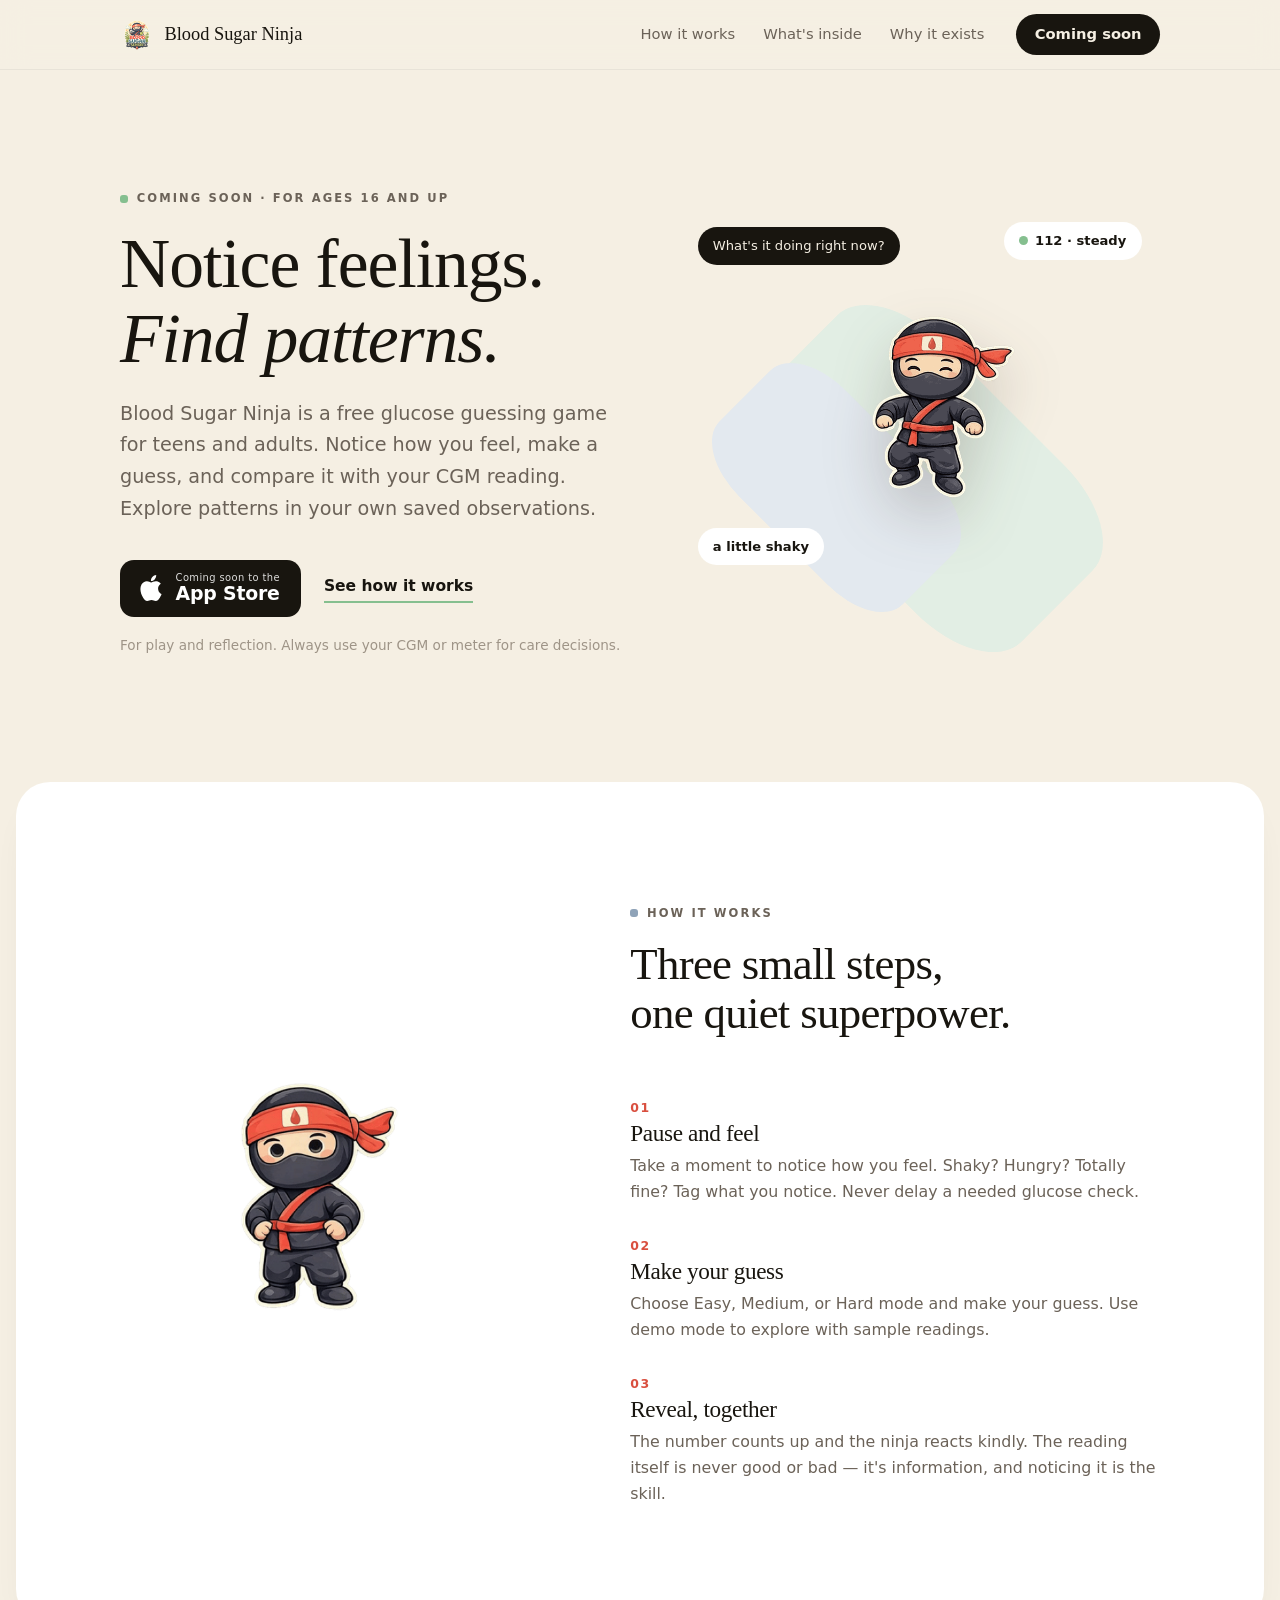
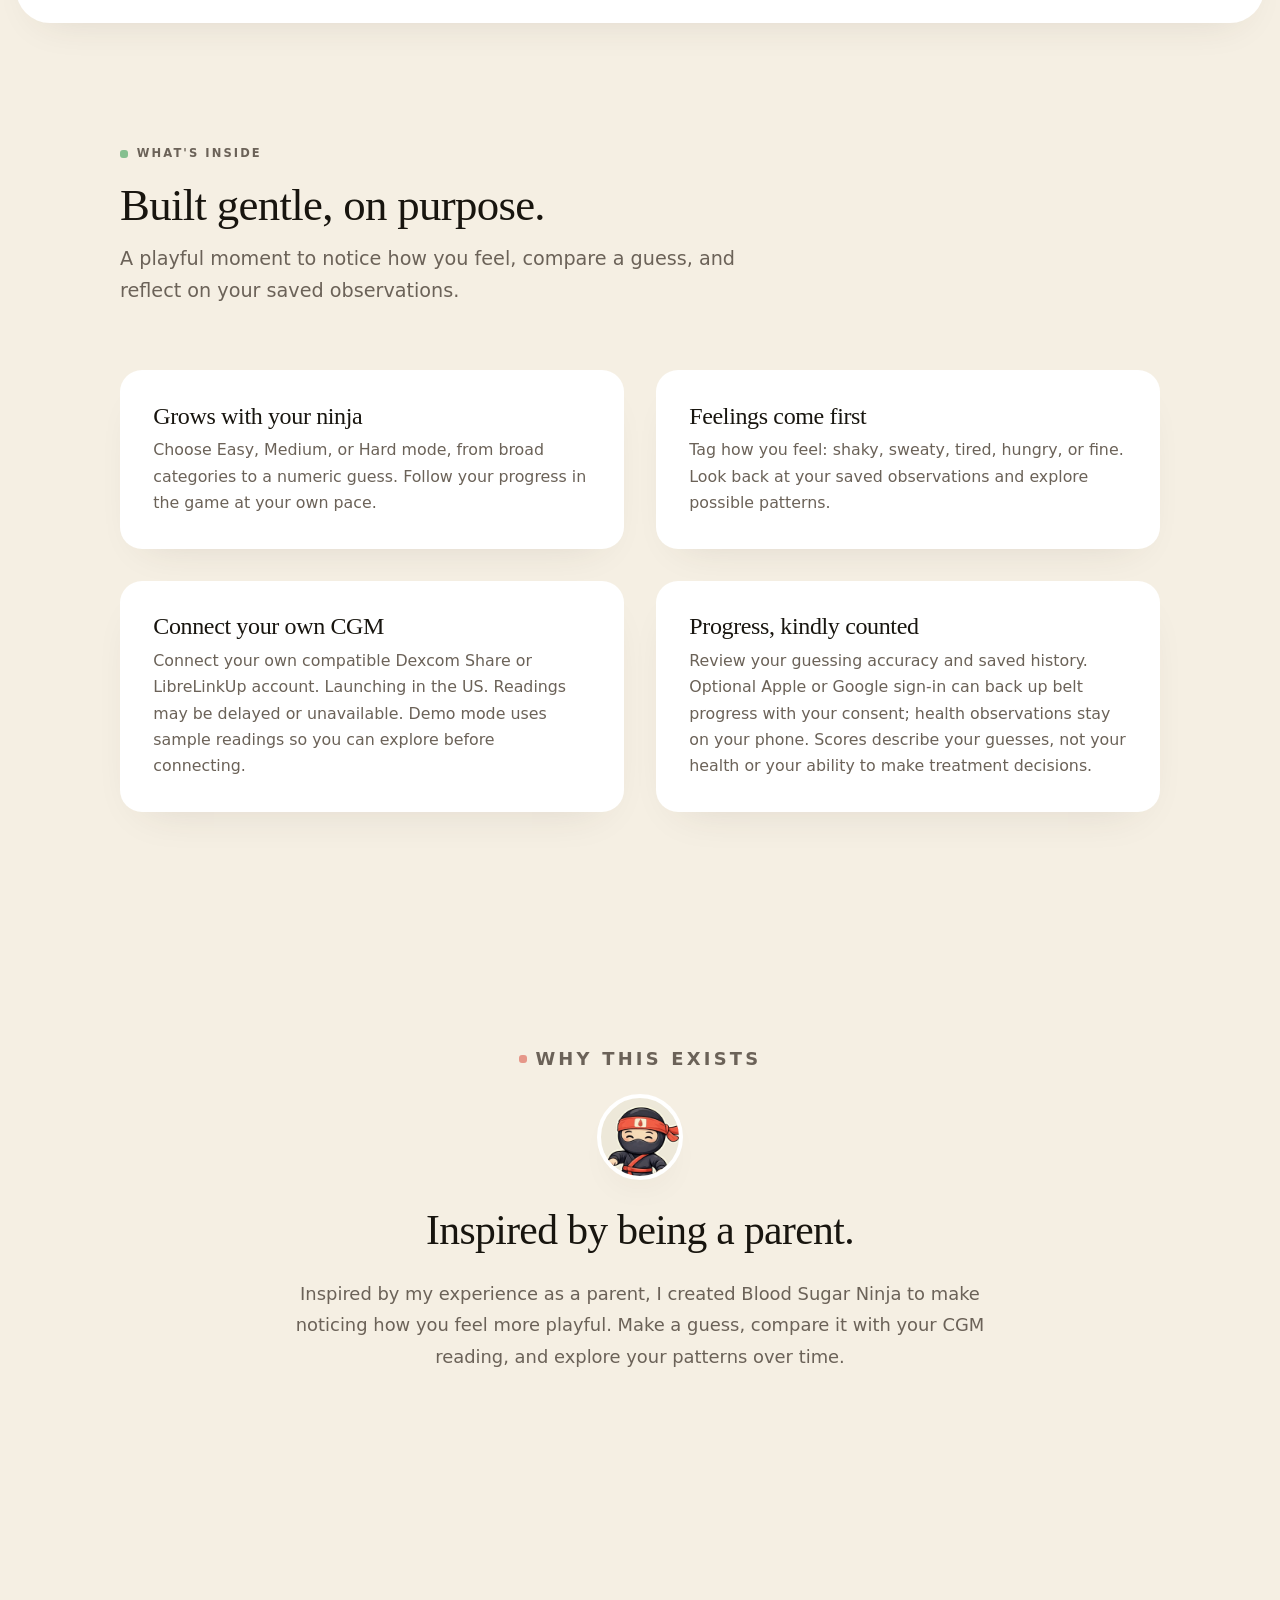
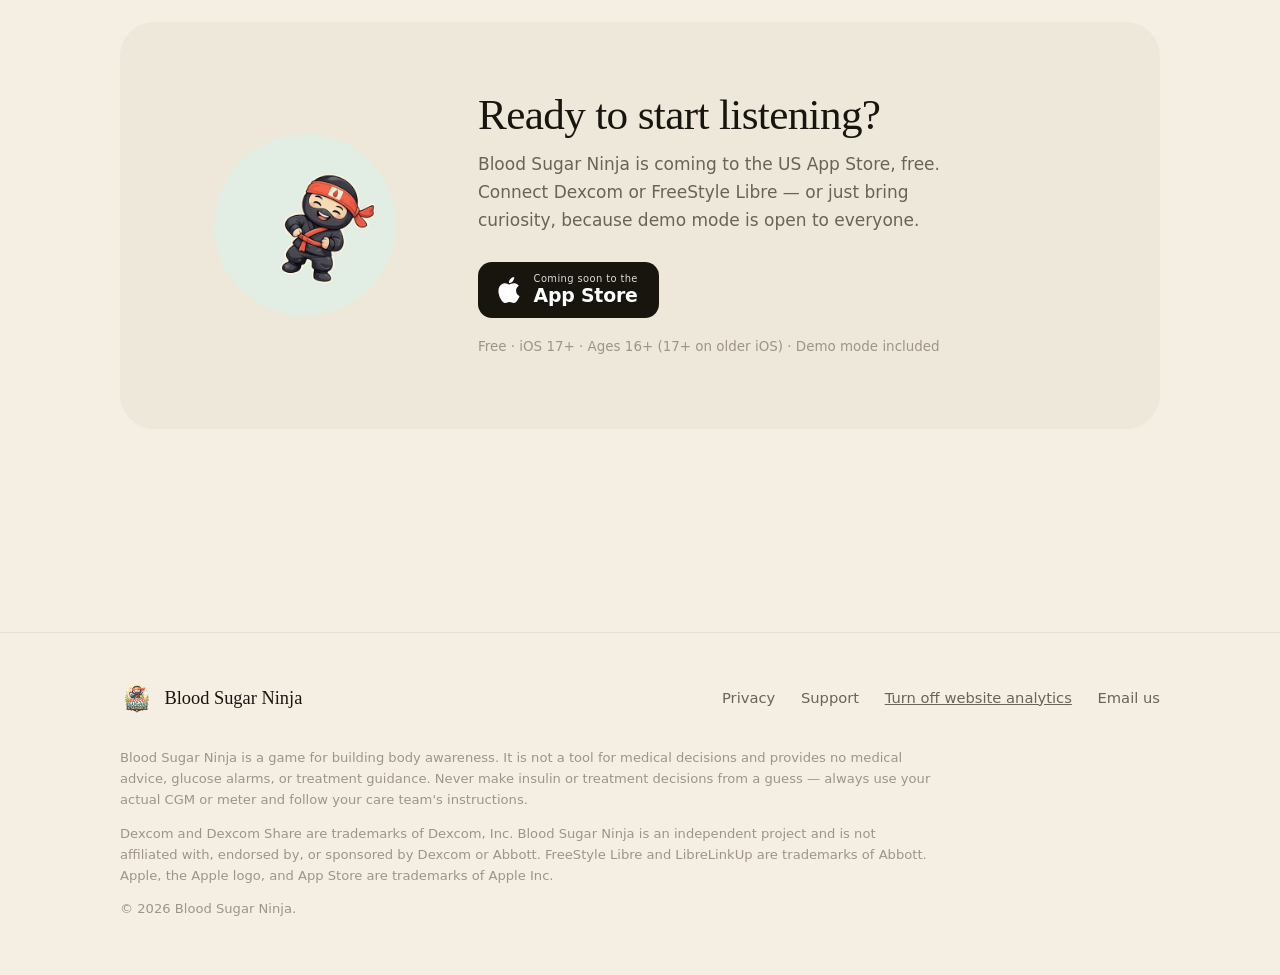
<file: index.html>
<!doctype html>
<html lang="en" class="no-js">
<head>
  <meta charset="utf-8">
  <meta name="viewport" content="width=device-width, initial-scale=1">
  <title>Blood Sugar Ninja — Free Glucose Guessing Game for iOS</title>
  <meta name="description" content="A free glucose guessing game for teens and adults. Notice how you feel, compare your guess with your CGM reading, and explore your patterns.">

  <link rel="canonical" href="https://bloodsugarninjaapp.com/">
  <meta property="og:type" content="website">
  <meta property="og:site_name" content="Blood Sugar Ninja">
  <meta property="og:title" content="Blood Sugar Ninja — Free Glucose Guessing Game for iOS">
  <meta property="og:description" content="A free glucose guessing game for teens and adults. Pause, notice, guess, and compare with your CGM reading.">
  <meta property="og:url" content="https://bloodsugarninjaapp.com/">
  <meta property="og:image" content="https://bloodsugarninjaapp.com/assets/ninja-hero.png">
  <meta property="og:image:alt" content="The friendly Blood Sugar Ninja mascot">
  <meta property="og:image:width" content="560">
  <meta property="og:image:height" content="560">
  <meta name="twitter:card" content="summary">
  <meta name="twitter:title" content="Blood Sugar Ninja — Free Glucose Guessing Game for iOS">
  <meta name="twitter:description" content="A free glucose guessing game for teens and adults. Pause, notice, guess, and compare with your CGM reading.">
  <meta name="twitter:image" content="https://bloodsugarninjaapp.com/assets/ninja-hero.png">
  <meta name="twitter:image:alt" content="The friendly Blood Sugar Ninja mascot">

  <script type="application/ld+json">
  {
    "@context": "https://schema.org",
    "@graph": [
      {
        "@type": "WebSite",
        "@id": "https://bloodsugarninjaapp.com/#website",
        "url": "https://bloodsugarninjaapp.com/",
        "name": "Blood Sugar Ninja",
        "inLanguage": "en"
      },
      {
        "@type": "WebPage",
        "@id": "https://bloodsugarninjaapp.com/#webpage",
        "url": "https://bloodsugarninjaapp.com/",
        "name": "Blood Sugar Ninja — Free Glucose Guessing Game for iOS",
        "description": "A free glucose guessing game for teens and adults. Notice how you feel, compare your guess with your CGM reading, and explore your patterns.",
        "isPartOf": { "@id": "https://bloodsugarninjaapp.com/#website" },
        "inLanguage": "en"
      }
    ]
  }
  </script>

  <meta name="theme-color" content="#f5efe3">
  <link rel="icon" href="assets/favicon.png" type="image/png">
  <link rel="apple-touch-icon" href="assets/apple-touch-icon.png">


  <link rel="stylesheet" href="styles.css?v=20261007">
  <script>document.documentElement.classList.replace("no-js", "js");</script>
</head>
<body>
  <a class="skip-link" href="#main">Skip to content</a>

  <header class="site-header">
    <nav class="nav container" aria-label="Main">
      <a class="brand" href="#">
        <img src="assets/favicon.png" alt="" width="34" height="34">
        Blood Sugar Ninja
      </a>
      <div class="nav-links">
        <a href="#how">How it works</a>
        <a href="#features">What's inside</a>
        <a href="#why">Why it exists</a>
      </div>
      <a class="nav-cta" href="/#availability" data-app-store>Coming soon</a>
    </nav>
  </header>

  <main id="main">

    <!-- ============ Hero (Z-pattern: copy left, illustration right) ============ -->
    <section class="hero container">
      <div class="hero-grid">
        <div class="reveal">
          <p class="eyebrow">Coming soon · For ages 16 and up</p>
          <h1>Notice feelings. <em>Find patterns.</em></h1>
          <p class="lede">
            Blood Sugar Ninja is a free glucose guessing game for teens and adults.
            Notice how you feel, make a guess, and compare it with your CGM
            reading. Explore patterns in your own saved observations.
          </p>
          <div class="hero-ctas">
            <a class="appstore-badge" href="/#availability" data-app-store>
              <svg viewBox="0 0 24 24" aria-hidden="true" fill="currentColor"><path d="M12.152 6.896c-.948 0-2.415-1.078-3.96-1.04-2.04.027-3.91 1.183-4.961 3.014-2.117 3.675-.546 9.103 1.519 12.09 1.013 1.454 2.208 3.09 3.792 3.039 1.52-.065 2.09-.987 3.935-.987 1.831 0 2.35.987 3.96.948 1.637-.026 2.676-1.48 3.676-2.948 1.156-1.688 1.636-3.325 1.662-3.415-.039-.013-3.182-1.221-3.22-4.857-.026-3.04 2.48-4.494 2.597-4.559-1.429-2.09-3.623-2.324-4.39-2.376-2-.156-3.675 1.09-4.61 1.09zM15.53 3.83c.843-1.012 1.4-2.427 1.245-3.83-1.207.052-2.662.805-3.532 1.818-.78.896-1.454 2.338-1.273 3.714 1.338.104 2.715-.688 3.56-1.701"/></svg>
              <span>
                <span class="small">Coming soon to the</span>
                <span class="big">App Store</span>
              </span>
            </a>
            <a class="text-link" href="#how">See how it works</a>
          </div>
          <p class="hero-note">For play and reflection. Always use your CGM or meter for care decisions.</p>
        </div>

        <!-- Illustration stage: seeded with the app's mascot until the
             commissioned isometric dojo scene replaces it. -->
        <div class="hero-stage reveal" aria-hidden="true">
          <span class="tile tile-1"></span>
          <span class="tile tile-2"></span>
          <div class="hero-ninja sprite" data-sprite="hero" style="background-image: url(assets/anim/waiting-sheet.png)"></div>
          <span class="chip chip--guess">What's it doing right now?</span>
          <span class="chip chip--reading"><span class="dot"></span>112 · steady</span>
          <span class="chip chip--feeling">a little shaky</span>
        </div>
      </div>
    </section>

    <!-- ============ How it works (Z flipped: phone left, steps right) ============ -->
    <section class="how section" id="how">
      <div class="container">
        <div class="how-grid">
          <div class="phone-col reveal">
            <img src="assets/ninja-hero.png" alt="The friendly Blood Sugar Ninja mascot" width="368" height="368" style="max-width:100%;height:auto">
          </div>
          <div>
            <div class="section-head reveal">
              <p class="eyebrow eyebrow--slate">How it works</p>
              <h2>Three small steps, one quiet superpower.</h2>
            </div>
            <ol class="steps">
              <li class="step reveal">
                <div class="step-body">
                  <h3>Pause and feel</h3>
                  <p>Take a moment to notice how you feel. Shaky? Hungry?
                  Totally fine? Tag what you notice. Never delay a needed glucose check.</p>
                </div>
              </li>
              <li class="step reveal">
                <div class="step-body">
                  <h3>Make your guess</h3>
                  <p>Choose Easy, Medium, or Hard mode and make your guess.
                  Use demo mode to explore with sample readings.</p>
                </div>
              </li>
              <li class="step reveal">
                <div class="step-body">
                  <h3>Reveal, together</h3>
                  <p>The number counts up and the ninja reacts kindly. The
                  reading itself is never good or bad — it's information, and
                  noticing it is the skill.</p>
                </div>
              </li>
            </ol>
          </div>
        </div>
      </div>
    </section>

    <!-- ============ Features (F-pattern: left-aligned head, card grid) ============ -->
    <section class="section container" id="features">
      <div class="section-head reveal">
        <p class="eyebrow">What's inside</p>
        <h2>Built gentle, on purpose.</h2>
        <p class="lede">A playful moment to notice how you feel, compare a guess,
        and reflect on your saved observations.</p>
      </div>
      <div class="features-grid">
        <article class="feature-card reveal">
          <div>
            <h3>Grows with your ninja</h3>
            <p>Choose Easy, Medium, or Hard mode, from broad categories
            to a numeric guess. Follow your progress in the game at your own pace.</p>
          </div>
        </article>
        <article class="feature-card reveal">
          <div>
            <h3>Feelings come first</h3>
            <p>Tag how you feel: shaky, sweaty, tired, hungry, or fine.
            Look back at your saved observations and explore possible patterns.</p>
          </div>
        </article>
        <article class="feature-card reveal">
          <div>
            <h3>Connect your own CGM</h3>
            <p>Connect your own compatible Dexcom Share or LibreLinkUp account. Launching
            in the US. Readings may be delayed or unavailable. Demo mode uses
            sample readings so you can explore before connecting.</p>
          </div>
        </article>
        <article class="feature-card reveal">
          <div>
            <h3>Progress, kindly counted</h3>
            <p>Review your guessing accuracy and saved history. Optional Apple or Google sign-in can back up belt progress with your consent; health observations stay on your phone. Scores describe your guesses, not your health or your ability to make treatment decisions.</p>
          </div>
        </article>
      </div>
    </section>

    <!-- ============ Founder letter (social proof) ============ -->
    <section class="why section container" id="why">
      <div class="letter reveal">
        <p class="eyebrow eyebrow--rose" style="justify-content: center; display: inline-flex;">Why this exists</p>
        <img class="avatar" src="assets/ninja-avatar.png" alt="The Blood Sugar Ninja mascot">
        <h2>Inspired by being a parent.</h2>
        <p>Inspired by my experience as a parent, I created Blood Sugar Ninja
        to make noticing how you feel more playful. Make a guess, compare it
        with your CGM reading, and explore your patterns over time.</p>
      </div>
    </section>

    <!-- ============ Closing CTA ============ -->
    <section class="section container" id="availability" aria-label="App availability">
      <div class="cta-band reveal">
        <div class="cta-sprite" data-sprite="celebrate" aria-hidden="true">
          <div class="sprite" style="background-image: url(assets/anim/celebrate-sheet.png)"></div>
        </div>
        <div>
          <h2>Ready to start listening?</h2>
          <p>Blood Sugar Ninja is coming to the US App Store, free. Connect Dexcom or FreeStyle Libre —
          or just bring curiosity, because demo mode is open to everyone.</p>
          <div class="hero-ctas">
            <a class="appstore-badge" href="/#availability" data-app-store>
              <svg viewBox="0 0 24 24" aria-hidden="true" fill="currentColor"><path d="M12.152 6.896c-.948 0-2.415-1.078-3.96-1.04-2.04.027-3.91 1.183-4.961 3.014-2.117 3.675-.546 9.103 1.519 12.09 1.013 1.454 2.208 3.09 3.792 3.039 1.52-.065 2.09-.987 3.935-.987 1.831 0 2.35.987 3.96.948 1.637-.026 2.676-1.48 3.676-2.948 1.156-1.688 1.636-3.325 1.662-3.415-.039-.013-3.182-1.221-3.22-4.857-.026-3.04 2.48-4.494 2.597-4.559-1.429-2.09-3.623-2.324-4.39-2.376-2-.156-3.675 1.09-4.61 1.09zM15.53 3.83c.843-1.012 1.4-2.427 1.245-3.83-1.207.052-2.662.805-3.532 1.818-.78.896-1.454 2.338-1.273 3.714 1.338.104 2.715-.688 3.56-1.701"/></svg>
              <span>
                <span class="small">Coming soon to the</span>
                <span class="big">App Store</span>
              </span>
            </a>
          </div>
          <span class="cta-meta">Free · iOS 17+ · Ages 16+ (17+ on older iOS) · Demo mode included</span>
        </div>
      </div>
    </section>
  </main>

  <footer class="site-footer">
    <div class="container">
      <div class="footer-row">
        <a class="brand" href="#">
          <img src="assets/favicon.png" alt="" width="34" height="34">
          Blood Sugar Ninja
        </a>
        <div class="footer-links">
          <a href="privacy.html">Privacy</a>
          <a href="support.html">Support</a>
          <button type="button" data-website-analytics hidden style="font:inherit;color:inherit;background:none;border:0;padding:0;text-decoration:underline;cursor:pointer">Website analytics</button>
          <a href="mailto:support@bloodsugarninjaapp.com">Email us</a>
        </div>
      </div>
      <p class="fineprint">
        Blood Sugar Ninja is a game for building body awareness. It is not a
        tool for medical decisions and provides no medical advice, glucose alarms, or treatment
        guidance. Never make insulin or treatment decisions from a guess —
        always use your actual CGM or meter and follow your care team's
        instructions.
      </p>
      <p class="fineprint">
        Dexcom and Dexcom Share are trademarks of Dexcom, Inc. Blood Sugar
        Ninja is an independent project and is not affiliated with, endorsed
        by, or sponsored by Dexcom or Abbott. FreeStyle Libre and LibreLinkUp are trademarks of Abbott. Apple, the Apple logo, and App Store are
        trademarks of Apple Inc.
      </p>
      <p class="fineprint">© <span data-year>2026</span> Blood Sugar Ninja.</p>
    </div>
  </footer>

  <script src="script.js?v=20261007"></script>
  <script src="website-analytics.js?v=20261024" defer></script>
</body>
</html>
</file>
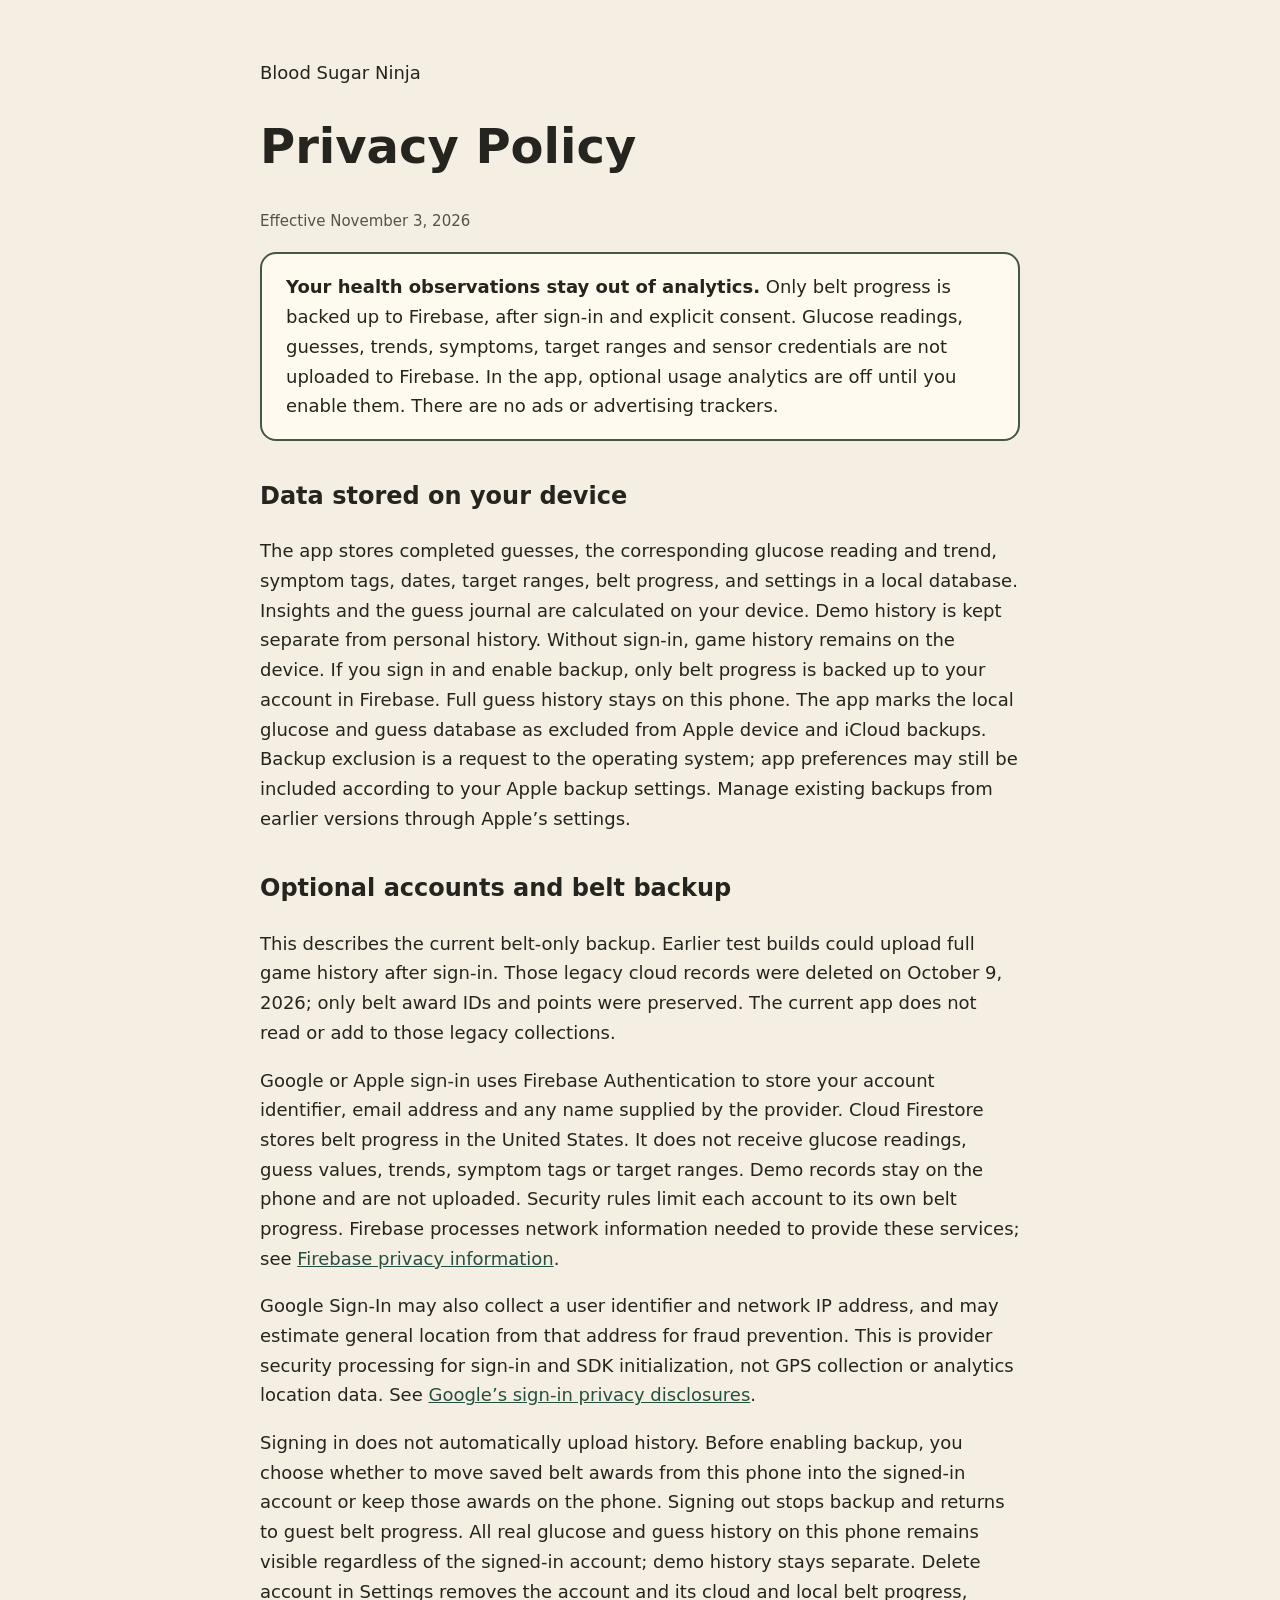
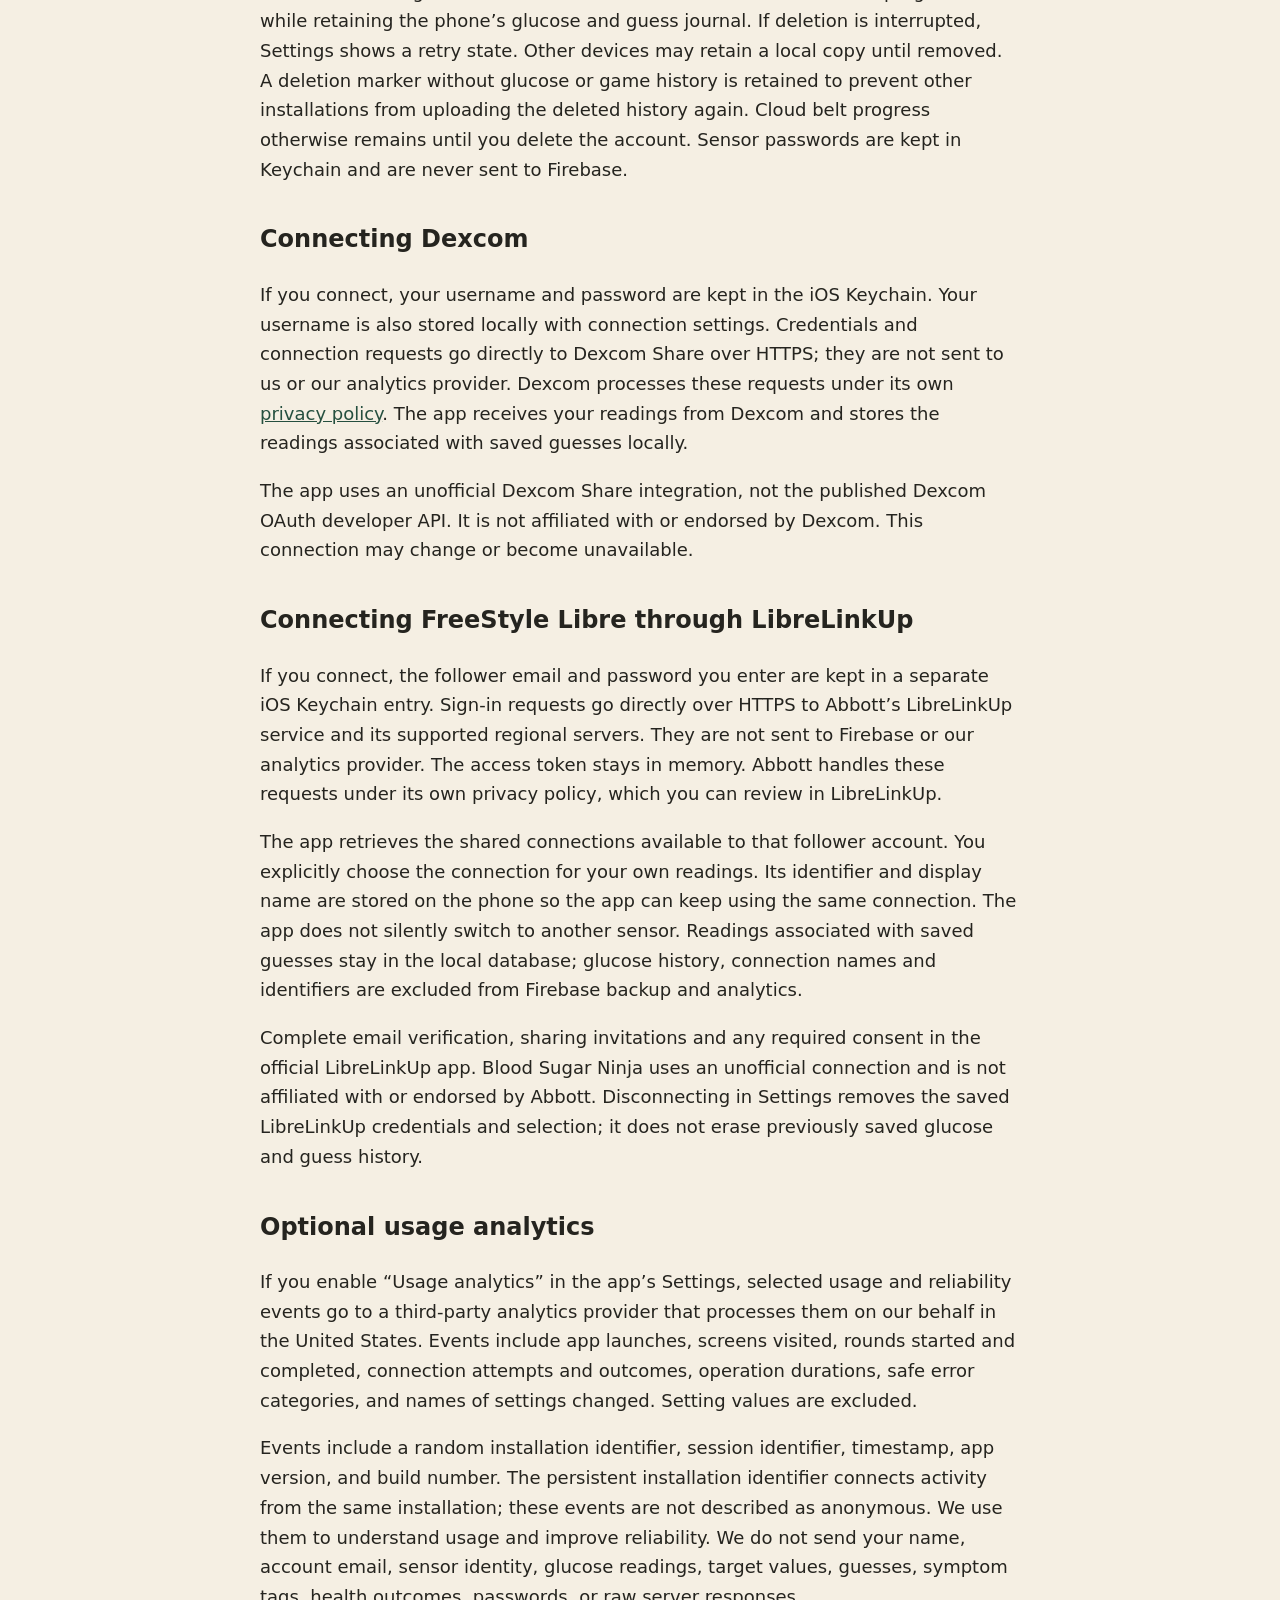
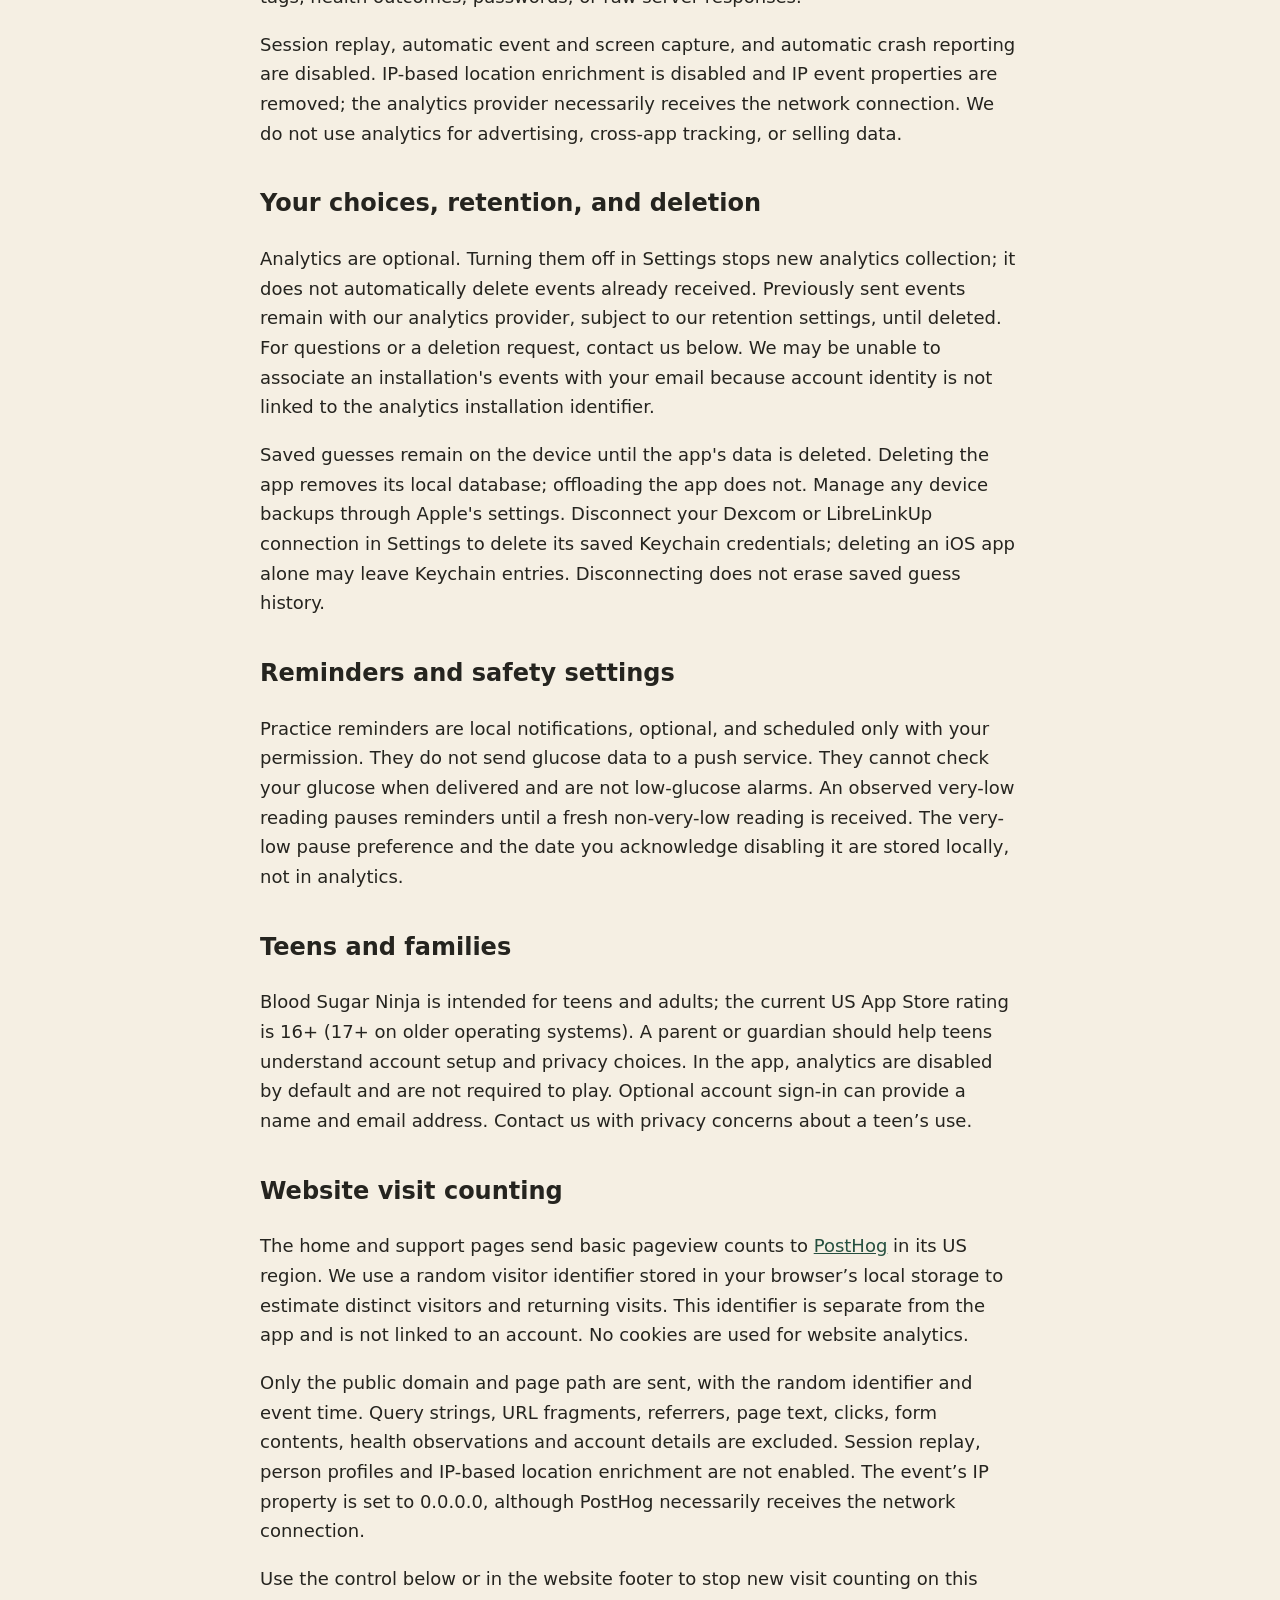
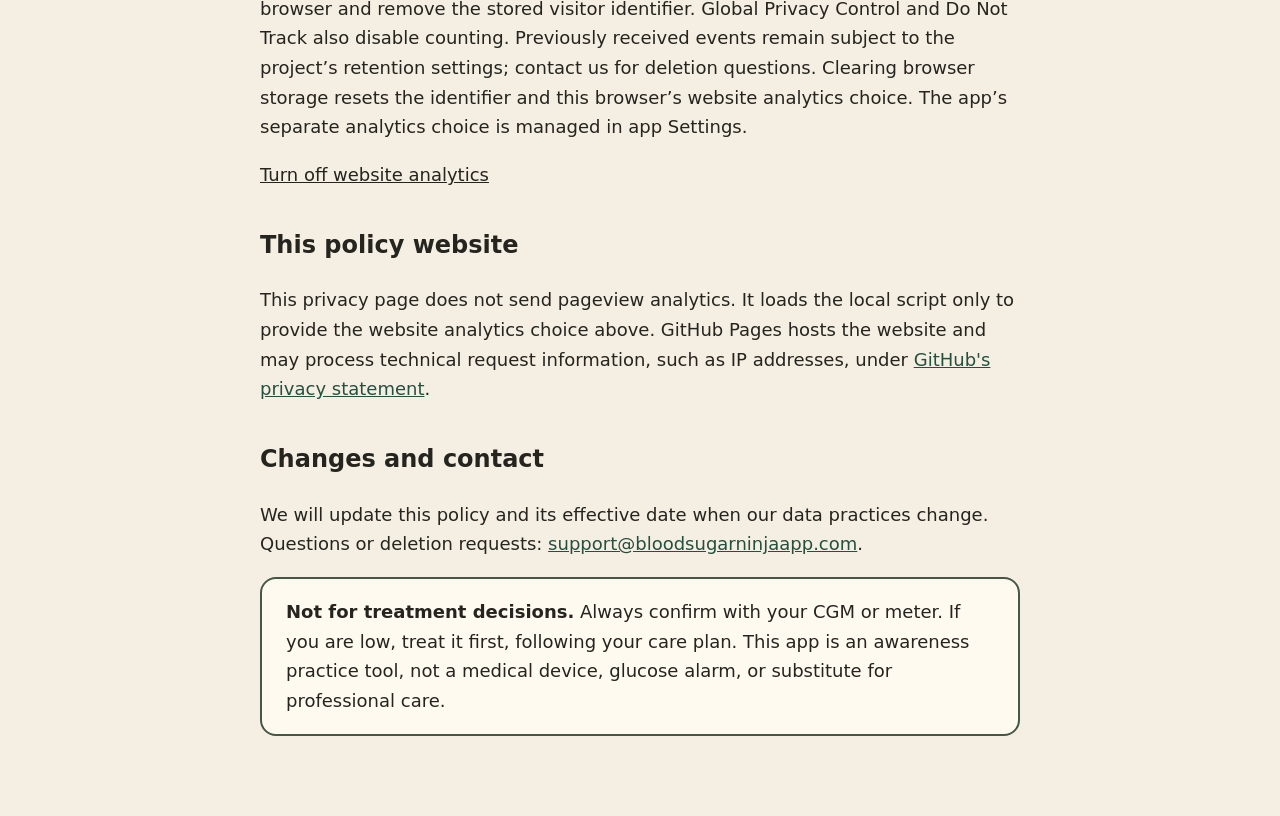
<file: privacy.html>
<!doctype html>
<html lang="en"><head><meta charset="utf-8"><meta name="viewport" content="width=device-width, initial-scale=1">
<title>Blood Sugar Ninja — Privacy Policy</title>
<meta name="description" content="How Blood Sugar Ninja handles glucose readings, saved guesses, optional analytics, and your privacy choices.">
<link rel="canonical" href="https://bloodsugarninjaapp.com/privacy.html">
<meta property="og:type" content="website">
<meta property="og:site_name" content="Blood Sugar Ninja">
<meta property="og:title" content="Blood Sugar Ninja — Privacy Policy">
<meta property="og:description" content="How Blood Sugar Ninja handles glucose readings, saved guesses, optional analytics, and your privacy choices.">
<meta property="og:url" content="https://bloodsugarninjaapp.com/privacy.html">
<meta property="og:image" content="https://bloodsugarninjaapp.com/assets/ninja-hero.png">
<meta property="og:image:alt" content="The friendly Blood Sugar Ninja mascot">
<meta name="twitter:card" content="summary">
<meta name="twitter:title" content="Blood Sugar Ninja — Privacy Policy">
<meta name="twitter:description" content="How Blood Sugar Ninja handles glucose readings, saved guesses, optional analytics, and your privacy choices.">
<meta name="twitter:image" content="https://bloodsugarninjaapp.com/assets/ninja-hero.png">
<meta name="twitter:image:alt" content="The friendly Blood Sugar Ninja mascot">
<style>body{font:18px/1.65 system-ui,sans-serif;background:#f5efe3;color:#25241f;margin:0}main{max-width:760px;margin:auto;padding:40px 24px 80px}h1{font-size:clamp(32px,7vw,48px);line-height:1.1}h2{font-size:24px;margin-top:36px}a{color:#254f3f}aside{padding:18px 24px;border:2px solid #455747;border-radius:16px;background:#fffaf0}small{color:#53534b}</style>
</head><body><main>
<p>Blood Sugar Ninja</p><h1>Privacy Policy</h1><p><small>Effective November 3, 2026</small></p>
<aside><strong>Your health observations stay out of analytics.</strong> Only belt progress is backed up to Firebase, after sign-in and explicit consent. Glucose readings, guesses, trends, symptoms, target ranges and sensor credentials are not uploaded to Firebase. In the app, optional usage analytics are off until you enable them. There are no ads or advertising trackers.</aside>
<h2>Data stored on your device</h2>
<p>The app stores completed guesses, the corresponding glucose reading and trend, symptom tags, dates, target ranges, belt progress, and settings in a local database. Insights and the guess journal are calculated on your device. Demo history is kept separate from personal history. Without sign-in, game history remains on the device. If you sign in and enable backup, only belt progress is backed up to your account in Firebase. Full guess history stays on this phone. The app marks the local glucose and guess database as excluded from Apple device and iCloud backups. Backup exclusion is a request to the operating system; app preferences may still be included according to your Apple backup settings. Manage existing backups from earlier versions through Apple’s settings.</p>
<h2>Optional accounts and belt backup</h2>
<p>This describes the current belt-only backup. Earlier test builds could upload full game history after sign-in. Those legacy cloud records were deleted on October 9, 2026; only belt award IDs and points were preserved. The current app does not read or add to those legacy collections.</p>
<p>Google or Apple sign-in uses Firebase Authentication to store your account identifier, email address and any name supplied by the provider. Cloud Firestore stores belt progress in the United States. It does not receive glucose readings, guess values, trends, symptom tags or target ranges. Demo records stay on the phone and are not uploaded. Security rules limit each account to its own belt progress. Firebase processes network information needed to provide these services; see <a href="https://firebase.google.com/support/privacy">Firebase privacy information</a>.</p>
<p>Google Sign-In may also collect a user identifier and network IP address, and may estimate general location from that address for fraud prevention. This is provider security processing for sign-in and SDK initialization, not GPS collection or analytics location data. See <a href="https://developers.google.com/identity/sign-in/ios/app-privacy">Google’s sign-in privacy disclosures</a>.</p>
<p>Signing in does not automatically upload history. Before enabling backup, you choose whether to move saved belt awards from this phone into the signed-in account or keep those awards on the phone. Signing out stops backup and returns to guest belt progress. All real glucose and guess history on this phone remains visible regardless of the signed-in account; demo history stays separate. Delete account in Settings removes the account and its cloud and local belt progress, while retaining the phone’s glucose and guess journal. If deletion is interrupted, Settings shows a retry state. Other devices may retain a local copy until removed. A deletion marker without glucose or game history is retained to prevent other installations from uploading the deleted history again. Cloud belt progress otherwise remains until you delete the account. Sensor passwords are kept in Keychain and are never sent to Firebase.</p>
<h2>Connecting Dexcom</h2>
<p>If you connect, your username and password are kept in the iOS Keychain. Your username is also stored locally with connection settings. Credentials and connection requests go directly to Dexcom Share over HTTPS; they are not sent to us or our analytics provider. Dexcom processes these requests under its own <a href="https://www.dexcom.com/en-us/legal/privacy-policy">privacy policy</a>. The app receives your readings from Dexcom and stores the readings associated with saved guesses locally.</p>
<p>The app uses an unofficial Dexcom Share integration, not the published Dexcom OAuth developer API. It is not affiliated with or endorsed by Dexcom. This connection may change or become unavailable.</p>
<h2>Connecting FreeStyle Libre through LibreLinkUp</h2>
<p>If you connect, the follower email and password you enter are kept in a separate iOS Keychain entry. Sign-in requests go directly over HTTPS to Abbott’s LibreLinkUp service and its supported regional servers. They are not sent to Firebase or our analytics provider. The access token stays in memory. Abbott handles these requests under its own privacy policy, which you can review in LibreLinkUp.</p>
<p>The app retrieves the shared connections available to that follower account. You explicitly choose the connection for your own readings. Its identifier and display name are stored on the phone so the app can keep using the same connection. The app does not silently switch to another sensor. Readings associated with saved guesses stay in the local database; glucose history, connection names and identifiers are excluded from Firebase backup and analytics.</p>
<p>Complete email verification, sharing invitations and any required consent in the official LibreLinkUp app. Blood Sugar Ninja uses an unofficial connection and is not affiliated with or endorsed by Abbott. Disconnecting in Settings removes the saved LibreLinkUp credentials and selection; it does not erase previously saved glucose and guess history.</p>
<h2>Optional usage analytics</h2>
<p>If you enable “Usage analytics” in the app’s Settings, selected usage and reliability events go to a third-party analytics provider that processes them on our behalf in the United States. Events include app launches, screens visited, rounds started and completed, connection attempts and outcomes, operation durations, safe error categories, and names of settings changed. Setting values are excluded.</p>
<p>Events include a random installation identifier, session identifier, timestamp, app version, and build number. The persistent installation identifier connects activity from the same installation; these events are not described as anonymous. We use them to understand usage and improve reliability. We do not send your name, account email, sensor identity, glucose readings, target values, guesses, symptom tags, health outcomes, passwords, or raw server responses.</p>
<p>Session replay, automatic event and screen capture, and automatic crash reporting are disabled. IP-based location enrichment is disabled and IP event properties are removed; the analytics provider necessarily receives the network connection. We do not use analytics for advertising, cross-app tracking, or selling data.</p>
<h2>Your choices, retention, and deletion</h2>
<p>Analytics are optional. Turning them off in Settings stops new analytics collection; it does not automatically delete events already received. Previously sent events remain with our analytics provider, subject to our retention settings, until deleted. For questions or a deletion request, contact us below. We may be unable to associate an installation's events with your email because account identity is not linked to the analytics installation identifier.</p>
<p>Saved guesses remain on the device until the app's data is deleted. Deleting the app removes its local database; offloading the app does not. Manage any device backups through Apple's settings. Disconnect your Dexcom or LibreLinkUp connection in Settings to delete its saved Keychain credentials; deleting an iOS app alone may leave Keychain entries. Disconnecting does not erase saved guess history.</p>
<h2>Reminders and safety settings</h2>
<p>Practice reminders are local notifications, optional, and scheduled only with your permission. They do not send glucose data to a push service. They cannot check your glucose when delivered and are not low-glucose alarms. An observed very-low reading pauses reminders until a fresh non-very-low reading is received. The very-low pause preference and the date you acknowledge disabling it are stored locally, not in analytics.</p>
<h2>Teens and families</h2>
<p>Blood Sugar Ninja is intended for teens and adults; the current US App Store rating is 16+ (17+ on older operating systems). A parent or guardian should help teens understand account setup and privacy choices. In the app, analytics are disabled by default and are not required to play. Optional account sign-in can provide a name and email address. Contact us with privacy concerns about a teen’s use.</p>
<h2>Website visit counting</h2>
<p>The home and support pages send basic pageview counts to <a href="https://posthog.com/privacy">PostHog</a> in its US region. We use a random visitor identifier stored in your browser’s local storage to estimate distinct visitors and returning visits. This identifier is separate from the app and is not linked to an account. No cookies are used for website analytics.</p>
<p>Only the public domain and page path are sent, with the random identifier and event time. Query strings, URL fragments, referrers, page text, clicks, form contents, health observations and account details are excluded. Session replay, person profiles and IP-based location enrichment are not enabled. The event’s IP property is set to 0.0.0.0, although PostHog necessarily receives the network connection.</p>
<p>Use the control below or in the website footer to stop new visit counting on this browser and remove the stored visitor identifier. Global Privacy Control and Do Not Track also disable counting. Previously received events remain subject to the project’s retention settings; contact us for deletion questions. Clearing browser storage resets the identifier and this browser’s website analytics choice. The app’s separate analytics choice is managed in app Settings.</p>
<p><button type="button" data-website-analytics hidden style="font:inherit;color:inherit;background:none;border:0;padding:0;text-decoration:underline;cursor:pointer">Website analytics</button></p>
<h2>This policy website</h2>
<p>This privacy page does not send pageview analytics. It loads the local script only to provide the website analytics choice above. GitHub Pages hosts the website and may process technical request information, such as IP addresses, under <a href="https://docs.github.com/en/site-policy/privacy-policies/github-general-privacy-statement">GitHub's privacy statement</a>.</p>
<h2>Changes and contact</h2>
<p>We will update this policy and its effective date when our data practices change. Questions or deletion requests: <a href="mailto:support@bloodsugarninjaapp.com">support@bloodsugarninjaapp.com</a>.</p>
<aside><strong>Not for treatment decisions.</strong> Always confirm with your CGM or meter. If you are low, treat it first, following your care plan. This app is an awareness practice tool, not a medical device, glucose alarm, or substitute for professional care.</aside>
</main>  <script src="website-analytics.js?v=20261024" defer></script>
</body></html>
</file>
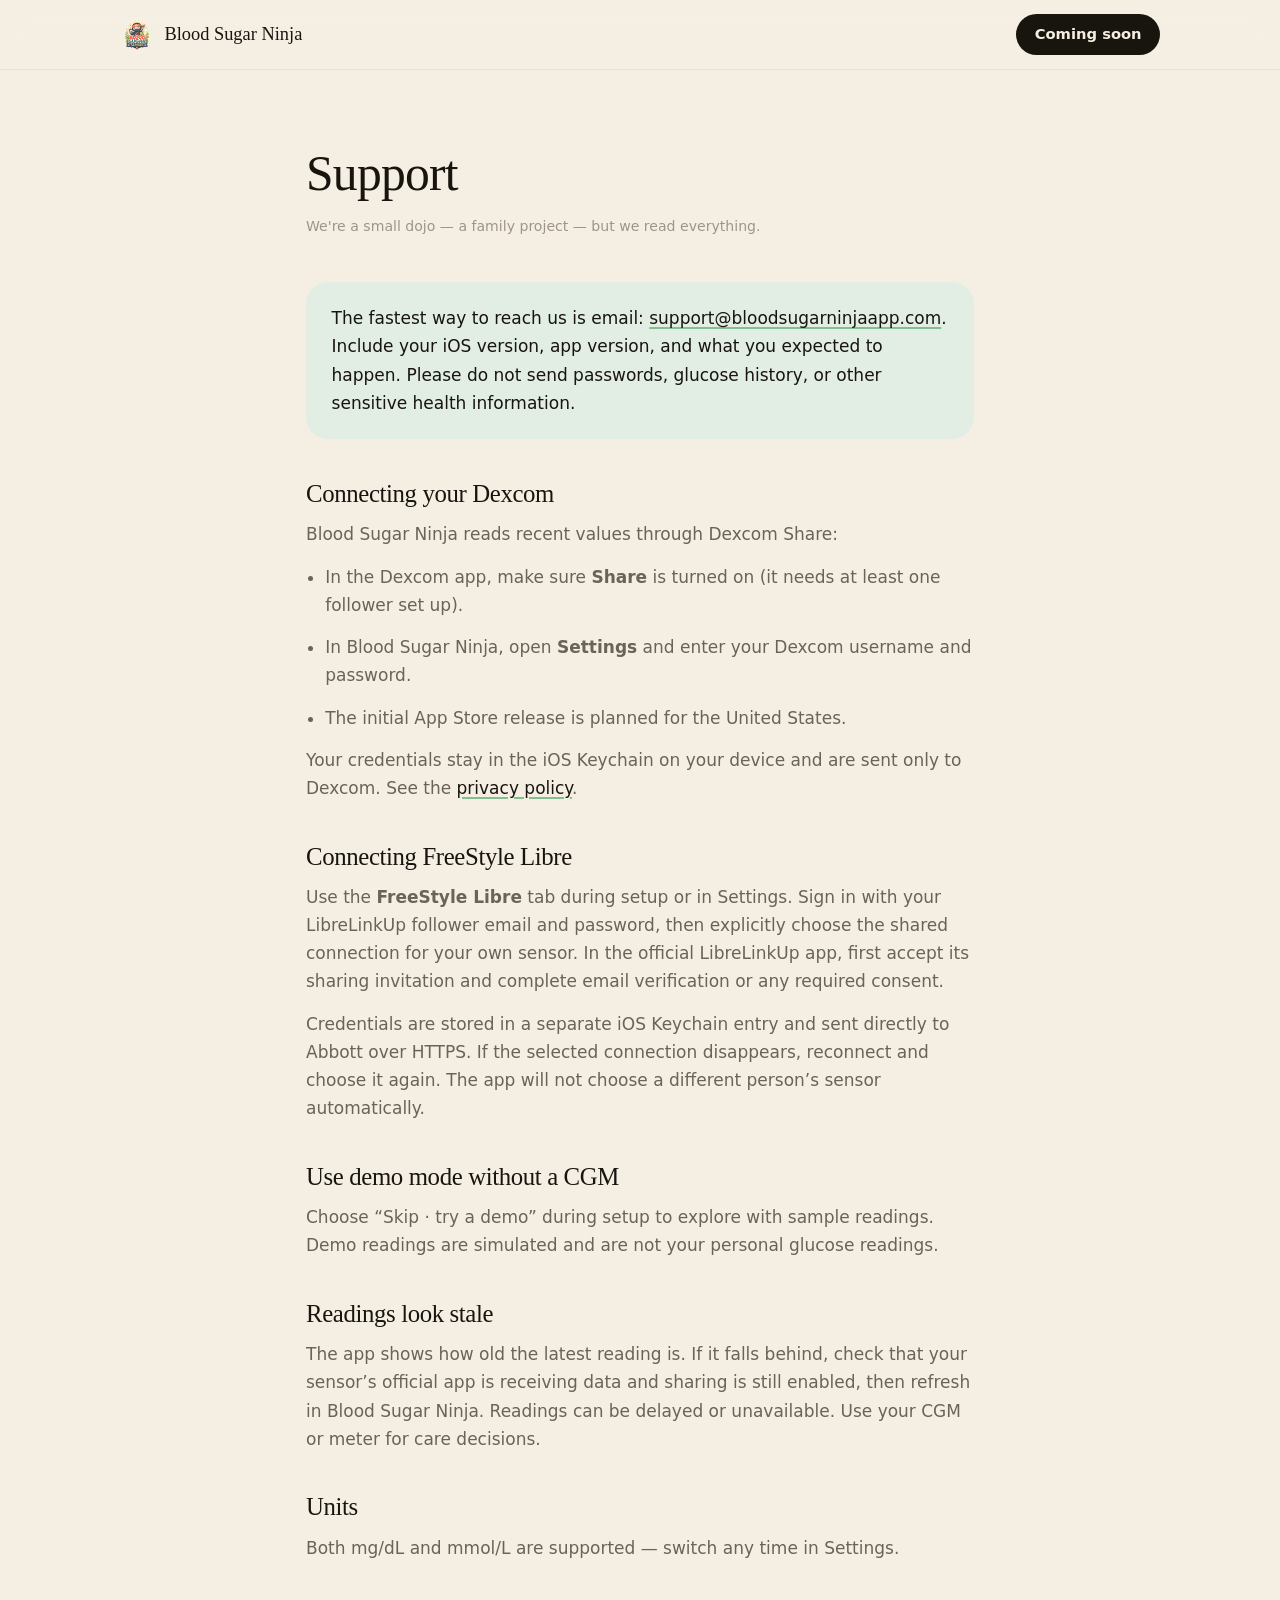
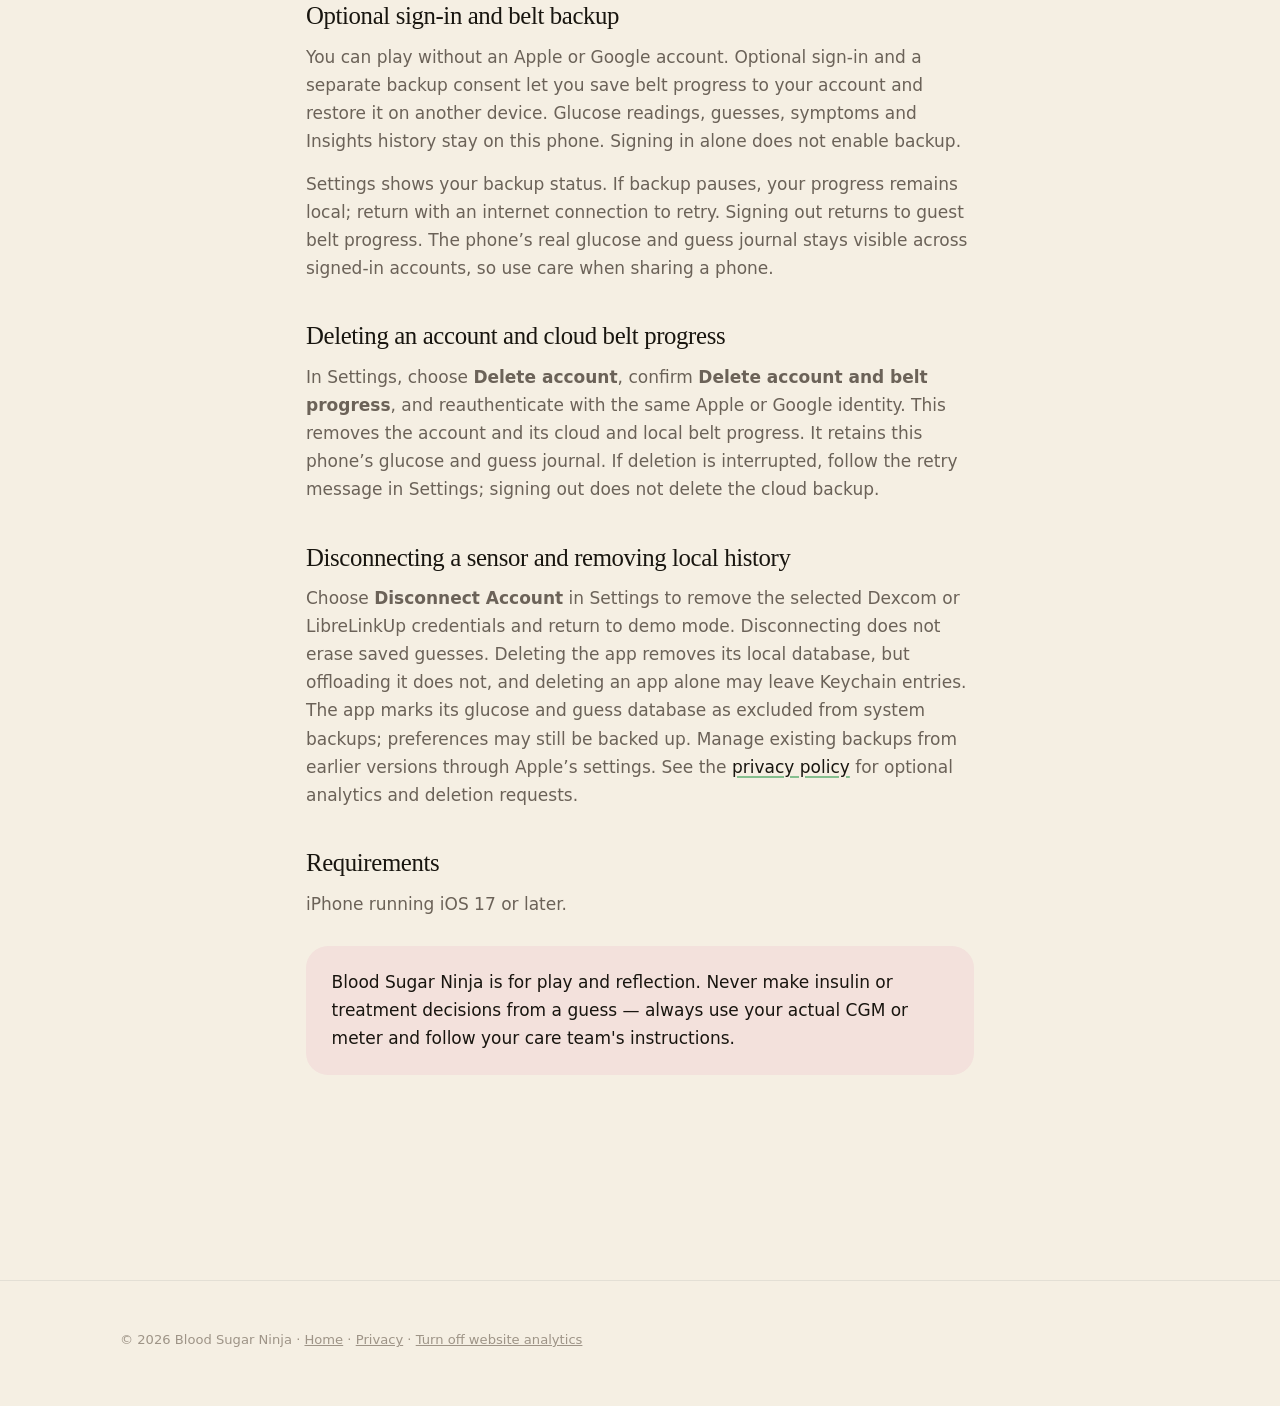
<file: support.html>
<!doctype html>
<html lang="en" class="no-js">
<head>
  <meta charset="utf-8">
  <meta name="viewport" content="width=device-width, initial-scale=1">
  <title>Support — Blood Sugar Ninja</title>
  <meta name="description" content="Get help with Blood Sugar Ninja: connecting Dexcom Share or LibreLinkUp, optional belt backup, account deletion, and demo mode.">
  <link rel="canonical" href="https://bloodsugarninjaapp.com/support.html">
  <meta property="og:type" content="website">
  <meta property="og:site_name" content="Blood Sugar Ninja">
  <meta property="og:title" content="Support — Blood Sugar Ninja">
  <meta property="og:description" content="Get help with Blood Sugar Ninja: connecting Dexcom Share or LibreLinkUp, optional belt backup, account deletion, and demo mode.">
  <meta property="og:url" content="https://bloodsugarninjaapp.com/support.html">
  <meta property="og:image" content="https://bloodsugarninjaapp.com/assets/ninja-hero.png">
  <meta property="og:image:alt" content="The friendly Blood Sugar Ninja mascot">
  <meta name="twitter:card" content="summary">
  <meta name="twitter:title" content="Support — Blood Sugar Ninja">
  <meta name="twitter:description" content="Get help with Blood Sugar Ninja: connecting Dexcom Share or LibreLinkUp, optional belt backup, account deletion, and demo mode.">
  <meta name="twitter:image" content="https://bloodsugarninjaapp.com/assets/ninja-hero.png">
  <meta name="twitter:image:alt" content="The friendly Blood Sugar Ninja mascot">
  <meta name="theme-color" content="#f5efe3">
  <link rel="icon" href="assets/favicon.png" type="image/png">
  <link rel="apple-touch-icon" href="assets/apple-touch-icon.png">
  <link rel="stylesheet" href="styles.css?v=20261007">
  <script>document.documentElement.classList.replace("no-js", "js");</script>
</head>
<body>
  <header class="site-header">
    <nav class="nav container" aria-label="Main">
      <a class="brand" href="/">
        <img src="assets/favicon.png" alt="" width="34" height="34">
        Blood Sugar Ninja
      </a>
      <a class="nav-cta" href="/#availability" data-app-store>Coming soon</a>
    </nav>
  </header>

  <main class="article container">
    <h1>Support</h1>
    <p class="updated">We're a small dojo — a family project — but we read everything.</p>

    <div class="callout">
      <p>The fastest way to reach us is email:
      <a href="mailto:support@bloodsugarninjaapp.com">support@bloodsugarninjaapp.com</a>.
      Include your iOS version, app version, and what you expected to happen.
      Please do not send passwords, glucose history, or other sensitive health information.</p>
    </div>

    <h2>Connecting your Dexcom</h2>
    <p>Blood Sugar Ninja reads recent values through Dexcom Share:</p>
    <ul>
      <li>In the Dexcom app, make sure <strong>Share</strong> is turned on
      (it needs at least one follower set up).</li>
      <li>In Blood Sugar Ninja, open <strong>Settings</strong> and enter your
      Dexcom username and password.</li>
      <li>The initial App Store release is planned for the United States.</li>
    </ul>
    <p>Your credentials stay in the iOS Keychain on your device and are sent
    only to Dexcom. See the <a href="privacy.html">privacy policy</a>.</p>

    <h2>Connecting FreeStyle Libre</h2>
    <p>Use the <strong>FreeStyle Libre</strong> tab during setup or in Settings. Sign in with your LibreLinkUp follower email and password, then explicitly choose the shared connection for your own sensor. In the official LibreLinkUp app, first accept its sharing invitation and complete email verification or any required consent.</p>
    <p>Credentials are stored in a separate iOS Keychain entry and sent directly to Abbott over HTTPS. If the selected connection disappears, reconnect and choose it again. The app will not choose a different person’s sensor automatically.</p>
    <h2>Use demo mode without a CGM</h2>
    <p>Choose “Skip · try a demo” during setup to explore with sample readings.
    Demo readings are simulated and are not your personal glucose readings.</p>

    <h2>Readings look stale</h2>
    <p>The app shows how old the latest reading is. If it falls behind, check
    that your sensor’s official app is receiving data and sharing is still enabled, then refresh in Blood Sugar Ninja. Readings can be delayed or unavailable. Use your CGM or meter for care decisions.</p>

    <h2>Units</h2>
    <p>Both mg/dL and mmol/L are supported — switch any time in Settings.</p>

    <h2>Optional sign-in and belt backup</h2>
    <p>You can play without an Apple or Google account. Optional sign-in and a separate backup consent let you save belt progress to your account and restore it on another device. Glucose readings, guesses, symptoms and Insights history stay on this phone. Signing in alone does not enable backup.</p>
    <p>Settings shows your backup status. If backup pauses, your progress remains local; return with an internet connection to retry. Signing out returns to guest belt progress. The phone’s real glucose and guess journal stays visible across signed-in accounts, so use care when sharing a phone.</p>
    <h2>Deleting an account and cloud belt progress</h2>
    <p>In Settings, choose <strong>Delete account</strong>, confirm <strong>Delete account and belt progress</strong>, and reauthenticate with the same Apple or Google identity. This removes the account and its cloud and local belt progress. It retains this phone’s glucose and guess journal. If deletion is interrupted, follow the retry message in Settings; signing out does not delete the cloud backup.</p>
    <h2>Disconnecting a sensor and removing local history</h2>
    <p>Choose <strong>Disconnect Account</strong> in Settings to remove the selected Dexcom or LibreLinkUp credentials and return to demo mode. Disconnecting does not erase saved guesses. Deleting the app removes its local database, but offloading it does not, and deleting an app alone may leave Keychain entries. The app marks its glucose and guess database as excluded from system backups; preferences may still be backed up. Manage existing backups from earlier versions through Apple’s settings. See the <a href="privacy.html">privacy policy</a> for optional analytics and deletion requests.</p>

    <h2>Requirements</h2>
    <p>iPhone running iOS 17 or later.</p>

    <div class="callout callout--rose">
      <p>Blood Sugar Ninja is for play and reflection. Never make
      insulin or treatment decisions from a guess — always use your actual
      CGM or meter and follow your care team's instructions.</p>
    </div>
  </main>

  <footer class="site-footer">
    <div class="container">
      <p class="fineprint">© <span data-year>2026</span> Blood Sugar Ninja ·
      <a href="/">Home</a> · <a href="privacy.html">Privacy</a> · <button type="button" data-website-analytics hidden style="font:inherit;color:inherit;background:none;border:0;padding:0;text-decoration:underline;cursor:pointer">Website analytics</button></p>
    </div>
  </footer>

  <script src="script.js?v=20261007"></script>
  <script src="website-analytics.js?v=20261024" defer></script>
</body>
</html>
</file>
<file: styles.css>
/* ============================================================
   Blood Sugar Ninja — marketing site
   Design tokens mirror the app's Theme/DesignTokens.swift:
   cream surfaces, charcoal ink, sage in-range green, headband red.
   Pastel slate is web-only, per the landing-page brief.
   ============================================================ */

:root {
  /* Surfaces (bsBackground / bsCardMuted / bsCard) */
  --cream: #f5efe3;
  --cream-deep: #ede8d9;
  --card: #ffffff;

  /* Ink (bsText / bsTextMuted / bsTextFaint) — never pure black */
  --ink: #18150f;
  --ink-muted: #6b6258;
  --ink-faint: #9e9487;

  /* Pastel accents */
  --sage: #85bf8f;        /* bsInRange */
  --sage-soft: #e2eee4;
  --slate: #8fa3b8;
  --slate-soft: #e3e9ef;
  --amber-soft: #f2e7cd;
  --rose-soft: #f3e1dc;

  /* Brand red — the ninja's headband. Used sparingly. */
  --red: #d94f3f;

  --divider: #e3dfd5;

  --serif: "Fraunces", "New York", ui-serif, Georgia, serif;
  --sans: "Inter", -apple-system, BlinkMacSystemFont, "Segoe UI", system-ui, sans-serif;

  /* Corners echo the app's 22pt continuous card radius */
  --r-card: 22px;
  --r-big: 34px;

  /* Shadows: exceptionally soft, diffuse, low opacity */
  --shadow: 0 30px 70px -30px rgba(62, 52, 38, 0.20);
  --shadow-soft: 0 18px 44px -26px rgba(62, 52, 38, 0.16);

  --container: 1120px;
  --pad: clamp(1.25rem, 4vw, 2.5rem);
}

/* ---------- Reset-ish ---------- */

*,
*::before,
*::after {
  box-sizing: border-box;
}

html {
  scroll-behavior: smooth;
}

body {
  margin: 0;
  background: var(--cream);
  color: var(--ink);
  font-family: var(--sans);
  font-size: 1.0625rem;
  line-height: 1.65;
  -webkit-font-smoothing: antialiased;
  text-rendering: optimizeLegibility;
}

img {
  max-width: 100%;
  display: block;
}

h1,
h2,
h3 {
  font-family: var(--serif);
  font-weight: 420;
  line-height: 1.08;
  letter-spacing: -0.015em;
  margin: 0;
  text-wrap: balance;
}

p {
  margin: 0;
}

a {
  color: inherit;
}

:focus-visible {
  outline: 2.5px solid var(--slate);
  outline-offset: 3px;
  border-radius: 6px;
}

.skip-link {
  position: absolute;
  left: -9999px;
  top: 0;
  background: var(--ink);
  color: var(--cream);
  padding: 0.6rem 1rem;
  border-radius: 0 0 12px 0;
  z-index: 100;
}

.skip-link:focus {
  left: 0;
}

.container {
  max-width: var(--container);
  margin-inline: auto;
  padding-inline: var(--pad);
}

/* ---------- Shared text styles ---------- */

.eyebrow {
  font-size: 0.72rem;
  font-weight: 600;
  letter-spacing: 0.18em;
  text-transform: uppercase;
  color: var(--ink-muted);
  display: inline-flex;
  align-items: center;
  gap: 0.55rem;
  margin-bottom: 1.1rem;
}

.eyebrow::before {
  content: "";
  width: 8px;
  height: 8px;
  border-radius: 3px;
  background: var(--sage);
}

.eyebrow--slate::before {
  background: var(--slate);
}

.eyebrow--rose::before {
  background: var(--red);
  opacity: 0.55;
}

.lede {
  color: var(--ink-muted);
  font-size: clamp(1.05rem, 1.5vw, 1.2rem);
  max-width: 34em;
}

.section {
  padding-block: clamp(4.5rem, 9vw, 7.5rem);
}

.section-head {
  max-width: 38em;
  margin-bottom: clamp(2.5rem, 5vw, 4rem);
}

.section-head h2 {
  font-size: clamp(1.9rem, 3.6vw, 2.8rem);
  margin-bottom: 0.85rem;
}

/* ---------- Header ---------- */

.site-header {
  position: sticky;
  top: 0;
  z-index: 50;
  background: color-mix(in srgb, var(--cream) 88%, transparent);
  backdrop-filter: blur(14px);
  -webkit-backdrop-filter: blur(14px);
  border-bottom: 1px solid color-mix(in srgb, var(--divider) 70%, transparent);
}

.nav {
  display: flex;
  align-items: center;
  gap: 2rem;
  padding-block: 0.85rem;
}

.brand {
  display: inline-flex;
  align-items: center;
  gap: 0.65rem;
  text-decoration: none;
  font-family: var(--serif);
  font-size: 1.15rem;
  font-weight: 540;
  margin-right: auto;
  white-space: nowrap;
}

.brand img {
  width: 34px;
  height: 34px;
}

.nav-links {
  display: flex;
  gap: 1.75rem;
  font-size: 0.92rem;
  font-weight: 500;
  color: var(--ink-muted);
}

.nav-links a {
  text-decoration: none;
  transition: color 0.18s ease;
}

.nav-links a:hover {
  color: var(--ink);
}

.nav-cta {
  font-size: 0.92rem;
  font-weight: 600;
  text-decoration: none;
  background: var(--ink);
  color: var(--cream);
  padding: 0.55rem 1.15rem;
  border-radius: 999px;
  transition: background 0.18s ease, transform 0.18s ease;
  white-space: nowrap;
}

.nav-cta:hover {
  background: var(--red);
}

@media (max-width: 720px) {
  .nav-links {
    display: none;
  }
}

/* ---------- Hero ---------- */

.hero {
  padding-block: clamp(3.5rem, 7vw, 6.5rem) clamp(4rem, 8vw, 7rem);
}

.hero-grid {
  display: grid;
  grid-template-columns: minmax(0, 1.04fr) minmax(0, 0.96fr);
  gap: clamp(2.5rem, 6vw, 5rem);
  align-items: center;
}

.hero h1 {
  font-size: clamp(2.75rem, 5.6vw, 4.35rem);
  margin-bottom: 1.35rem;
}

.hero h1 em {
  font-style: italic;
  font-weight: 380;
  color: var(--ink);
}

.hero .lede {
  margin-bottom: 2.25rem;
}

.hero-ctas {
  display: flex;
  align-items: center;
  gap: 1.4rem;
  flex-wrap: wrap;
  margin-bottom: 1.1rem;
}

.hero-note {
  font-size: 0.85rem;
  color: var(--ink-faint);
}

.text-link {
  font-weight: 600;
  font-size: 0.97rem;
  color: var(--ink);
  text-decoration: none;
  border-bottom: 2px solid var(--sage);
  padding-bottom: 2px;
  transition: border-color 0.18s ease;
}

.text-link:hover {
  border-color: var(--red);
}

/* App Store badge (CSS-drawn; href filled by script.js) */

.appstore-badge {
  display: inline-flex;
  align-items: center;
  gap: 0.7rem;
  background: var(--ink);
  color: #fff;
  text-decoration: none;
  border-radius: 14px;
  padding: 0.7rem 1.35rem 0.75rem 1.15rem;
  line-height: 1.15;
  transition: transform 0.2s ease, background 0.2s ease;
}

.appstore-badge:hover {
  transform: translateY(-2px);
  background: #2a241c;
}

.appstore-badge svg {
  width: 26px;
  height: 26px;
  flex: none;
}

.appstore-badge .small {
  display: block;
  font-size: 0.62rem;
  font-weight: 500;
  letter-spacing: 0.04em;
  opacity: 0.85;
}

.appstore-badge .big {
  display: block;
  font-size: 1.18rem;
  font-weight: 600;
  letter-spacing: -0.01em;
}

/* Hero illustration stage: seeded with the app's mascot on a CSS
   isometric plinth, until the commissioned isometric scene lands. */

.hero-stage {
  position: relative;
  min-height: clamp(360px, 42vw, 520px);
  display: grid;
  place-items: center;
}

.hero-stage .tile {
  position: absolute;
  border-radius: 26%;
  transform: rotate(45deg) scaleY(0.58);
}

.tile-1 {
  width: min(78%, 380px);
  aspect-ratio: 1;
  background: var(--sage-soft);
  bottom: 4%;
}

.tile-2 {
  width: min(56%, 270px);
  aspect-ratio: 1;
  background: var(--slate-soft);
  bottom: 12%;
  left: 2%;
}

.hero-ninja {
  position: relative;
  width: min(62%, 330px);
  filter: drop-shadow(0 26px 28px rgba(62, 52, 38, 0.22));
}

/* Floating UI chips around the mascot */

.chip {
  position: absolute;
  background: var(--card);
  border-radius: 999px;
  box-shadow: var(--shadow-soft);
  font-size: 0.82rem;
  font-weight: 600;
  padding: 0.5rem 0.95rem;
  display: inline-flex;
  align-items: center;
  gap: 0.45rem;
  white-space: nowrap;
}

.chip .dot {
  width: 9px;
  height: 9px;
  border-radius: 50%;
  background: var(--sage);
  flex: none;
}

.chip--reading {
  top: 12%;
  right: 4%;
  animation: floaty 5.5s ease-in-out infinite;
}

.chip--feeling {
  bottom: 22%;
  left: 0;
  animation: floaty 6.5s ease-in-out 0.8s infinite;
}

.chip--guess {
  top: 13%;
  left: 0;
  background: var(--ink);
  color: var(--cream);
  font-weight: 500;
  animation: floaty 6s ease-in-out 1.6s infinite;
}

@keyframes floaty {
  0%, 100% { transform: translateY(0); }
  50% { transform: translateY(-9px); }
}

/* ---------- Ninja sprite animation ----------
   Horizontal 13-frame strips built by scripts/build_sprite_sheets.py.
   Frame 0 is the calm rest pose, so with no JS (or under Reduce Motion)
   the ninja simply stands still. script.js steps background-position to
   play the same palindrome sweeps as the app's NinjaSprite. */

.sprite {
  aspect-ratio: 1 / 1;
  background-repeat: no-repeat;
  background-size: 1300% 100%;
  background-position: 0% 0%;
}

.cta-sprite {
  width: clamp(150px, 18vw, 230px);
  padding: 1.25rem;
  border-radius: 50%;
  background: radial-gradient(closest-side, var(--sage-soft) 78%, transparent 80%);
  position: relative;
}

.cta-sprite .sprite {
  width: 100%;
}

/* Celebration sparkle burst — flung outward like the app's reveal. */
.sparkle {
  position: absolute;
  left: 50%;
  top: 50%;
  width: 11px;
  height: 11px;
  background: var(--red);
  clip-path: polygon(50% 0, 62% 38%, 100% 50%, 62% 62%, 50% 100%, 38% 62%, 0 50%, 38% 38%);
  transform: translate(-50%, -50%) scale(0.2);
  animation: sparkle-fling 0.9s ease-out forwards;
  pointer-events: none;
}

@keyframes sparkle-fling {
  to {
    transform: translate(calc(-50% + var(--dx)), calc(-50% + var(--dy))) scale(var(--scale));
    opacity: 0;
  }
}

/* ---------- Art-slot placeholders (commission briefs) ---------- */

.art-slot {
  margin: 0;
  background: var(--tint, var(--sage-soft));
  border: 1.5px dashed color-mix(in srgb, var(--ink) 22%, transparent);
  border-radius: var(--r-card);
  display: grid;
  place-content: center;
  gap: 0.5rem;
  text-align: center;
  padding: 1.25rem;
}

.art-slot .tag {
  justify-self: center;
  font-size: 0.6rem;
  font-weight: 600;
  letter-spacing: 0.14em;
  text-transform: uppercase;
  color: var(--ink-faint);
  border: 1px solid color-mix(in srgb, var(--ink) 16%, transparent);
  border-radius: 999px;
  padding: 0.18rem 0.6rem;
}

.art-slot .brief {
  font-size: 0.84rem;
  color: var(--ink-muted);
  max-width: 22em;
  line-height: 1.45;
}

.art-slot--step {
  width: 96px;
  height: 96px;
  flex: none;
  padding: 0.5rem;
  border-radius: 18px;
}

.art-slot--step .brief {
  font-size: 0.62rem;
  line-height: 1.35;
}

/* ---------- How it works ---------- */

.how {
  background: var(--card);
  border-radius: var(--r-big);
  margin-inline: max(0.75rem, calc((100vw - var(--container) - 4rem) / 2 - 2rem));
  box-shadow: var(--shadow-soft);
}

.how-grid {
  display: grid;
  grid-template-columns: minmax(0, 0.9fr) minmax(0, 1.1fr);
  gap: clamp(2.5rem, 6vw, 5.5rem);
  align-items: center;
}

.phone {
  width: min(290px, 78%);
  margin-inline: auto;
  background: #11161c; /* app dark surface */
  border-radius: 46px;
  padding: 11px;
  box-shadow: var(--shadow);
}

.phone img {
  border-radius: 36px;
}

.steps {
  display: grid;
  gap: 2.1rem;
  list-style: none;
  margin: 0;
  padding: 0;
  counter-reset: step;
}

.step {
  display: flex;
  gap: 1.35rem;
  align-items: flex-start;
}

.step-body h3 {
  font-size: 1.45rem;
  margin-bottom: 0.45rem;
}

.step-body h3::before {
  counter-increment: step;
  content: counter(step, decimal-leading-zero);
  font-family: var(--sans);
  font-size: 0.78rem;
  font-weight: 600;
  letter-spacing: 0.12em;
  color: var(--red);
  display: block;
  margin-bottom: 0.4rem;
}

.step-body p {
  color: var(--ink-muted);
  font-size: 0.99rem;
}

/* ---------- Features ---------- */

.features-grid {
  display: grid;
  grid-template-columns: repeat(2, minmax(0, 1fr));
  gap: clamp(1.25rem, 2.5vw, 2rem);
}

.feature-card {
  background: var(--card);
  border-radius: var(--r-card);
  padding: clamp(1.5rem, 2.6vw, 2.1rem);
  box-shadow: var(--shadow-soft);
  display: grid;
  gap: 1.35rem;
}

.feature-card .art-slot {
  aspect-ratio: 5 / 2.6;
}

.feature-card h3 {
  font-size: 1.5rem;
  margin-bottom: 0.5rem;
}

.feature-card p {
  color: var(--ink-muted);
  font-size: 0.99rem;
}

/* ---------- Founder letter ---------- */

.why {
  text-align: center;
}

.letter {
  max-width: 41em;
  margin-inline: auto;
}

.letter .avatar {
  width: 86px;
  height: 86px;
  border-radius: 50%;
  background: var(--cream-deep);
  object-fit: cover;
  object-position: center;
  margin: 0 auto 1.75rem;
  border: 4px solid var(--card);
  box-shadow: var(--shadow-soft);
}

.letter h2 {
  font-size: clamp(1.9rem, 3.4vw, 2.6rem);
  margin-bottom: 1.6rem;
}

.letter p {
  color: var(--ink-muted);
  font-size: clamp(1.02rem, 1.4vw, 1.13rem);
  line-height: 1.75;
  margin-bottom: 1.2rem;
}

.letter .sign {
  font-family: var(--serif);
  font-style: italic;
  font-size: 1.25rem;
  color: var(--ink);
  margin-top: 1.9rem;
  margin-bottom: 0.2rem;
}

.letter .sign-sub {
  font-size: 0.85rem;
  color: var(--ink-faint);
}

/* ---------- Closing CTA band ---------- */

.cta-band {
  background: var(--cream-deep);
  border-radius: var(--r-big);
  padding: clamp(2.5rem, 5.5vw, 4.5rem);
  display: grid;
  grid-template-columns: auto 1fr;
  gap: clamp(1.75rem, 4.5vw, 4rem);
  align-items: center;
}


.cta-band h2 {
  font-size: clamp(1.9rem, 3.6vw, 2.7rem);
  margin-bottom: 0.7rem;
}

.cta-band p {
  color: var(--ink-muted);
  margin-bottom: 1.75rem;
  max-width: 30em;
}

.cta-meta {
  display: block;
  margin-top: 0.95rem;
  font-size: 0.84rem;
  color: var(--ink-faint);
}

/* ---------- Footer ---------- */

.site-footer {
  border-top: 1px solid var(--divider);
  padding-block: 3rem 3.5rem;
  margin-top: clamp(3rem, 7vw, 5.5rem);
}

.footer-row {
  display: flex;
  align-items: center;
  gap: 2rem;
  flex-wrap: wrap;
  margin-bottom: 2rem;
}

.footer-links {
  display: flex;
  gap: 1.6rem;
  font-size: 0.92rem;
  font-weight: 500;
  color: var(--ink-muted);
  margin-left: auto;
}

.footer-links a {
  text-decoration: none;
}

.footer-links a:hover {
  color: var(--red);
}

.fineprint {
  font-size: 0.82rem;
  line-height: 1.6;
  color: var(--ink-faint);
  max-width: 62em;
}

.fineprint + .fineprint {
  margin-top: 0.8rem;
}

/* ---------- Legal / support article pages ---------- */

.article {
  max-width: 44em;
  margin-inline: auto;
  padding-block: clamp(3rem, 6vw, 5rem) clamp(4rem, 7vw, 6rem);
}

.article h1 {
  font-size: clamp(2.2rem, 4.5vw, 3.1rem);
  margin-bottom: 0.9rem;
}

.article .updated {
  color: var(--ink-faint);
  font-size: 0.88rem;
  margin-bottom: 2.75rem;
}

.article h2 {
  font-size: 1.55rem;
  margin: 2.6rem 0 0.8rem;
}

.article p,
.article li {
  color: var(--ink-muted);
  margin-bottom: 0.9rem;
}

.article ul {
  padding-left: 1.2rem;
  margin: 0 0 0.9rem;
}

.article a {
  color: var(--ink);
  text-decoration-color: var(--sage);
  text-decoration-thickness: 2px;
  text-underline-offset: 3px;
}

.article a:hover {
  text-decoration-color: var(--red);
}

.callout {
  background: var(--sage-soft);
  border-radius: var(--r-card);
  padding: 1.4rem 1.6rem;
  margin: 1.75rem 0;
}

.callout p {
  color: var(--ink);
  margin: 0;
}

.callout--rose {
  background: var(--rose-soft);
}

/* ---------- Scroll reveals (gentle, reduced-motion aware) ---------- */

.js .reveal {
  opacity: 0;
  transform: translateY(16px);
  transition: opacity 0.6s ease, transform 0.6s ease;
}

.js .reveal.in {
  opacity: 1;
  transform: none;
}

/* Reduce Motion: keep the crossfade delight, drop the travel. */
@media (prefers-reduced-motion: reduce) {
  html {
    scroll-behavior: auto;
  }

  .js .reveal {
    transform: none;
  }

  .chip--reading,
  .chip--feeling,
  .chip--guess {
    animation: none;
  }

  /* script.js also skips sprite sweeps and sparkle spawning. */
  .sparkle {
    display: none;
  }

  .appstore-badge:hover {
    transform: none;
  }
}

/* ---------- Responsive ---------- */

@media (max-width: 880px) {
  .hero-grid,
  .how-grid,
  .features-grid {
    grid-template-columns: 1fr;
  }

  .hero-stage {
    order: -1;
    min-height: 330px;
  }

  .how {
    margin-inline: 0.75rem;
  }

  .how-grid .phone-col {
    order: 2;
  }

  .cta-band {
    grid-template-columns: 1fr;
    text-align: center;
  }

  .cta-sprite {
    margin-inline: auto;
  }

  .cta-band .hero-ctas {
    justify-content: center;
  }

  .footer-links {
    margin-left: 0;
  }
}

@media (max-width: 480px) {
  .site-header .nav-cta {
    display: none;
  }
}
</file>
